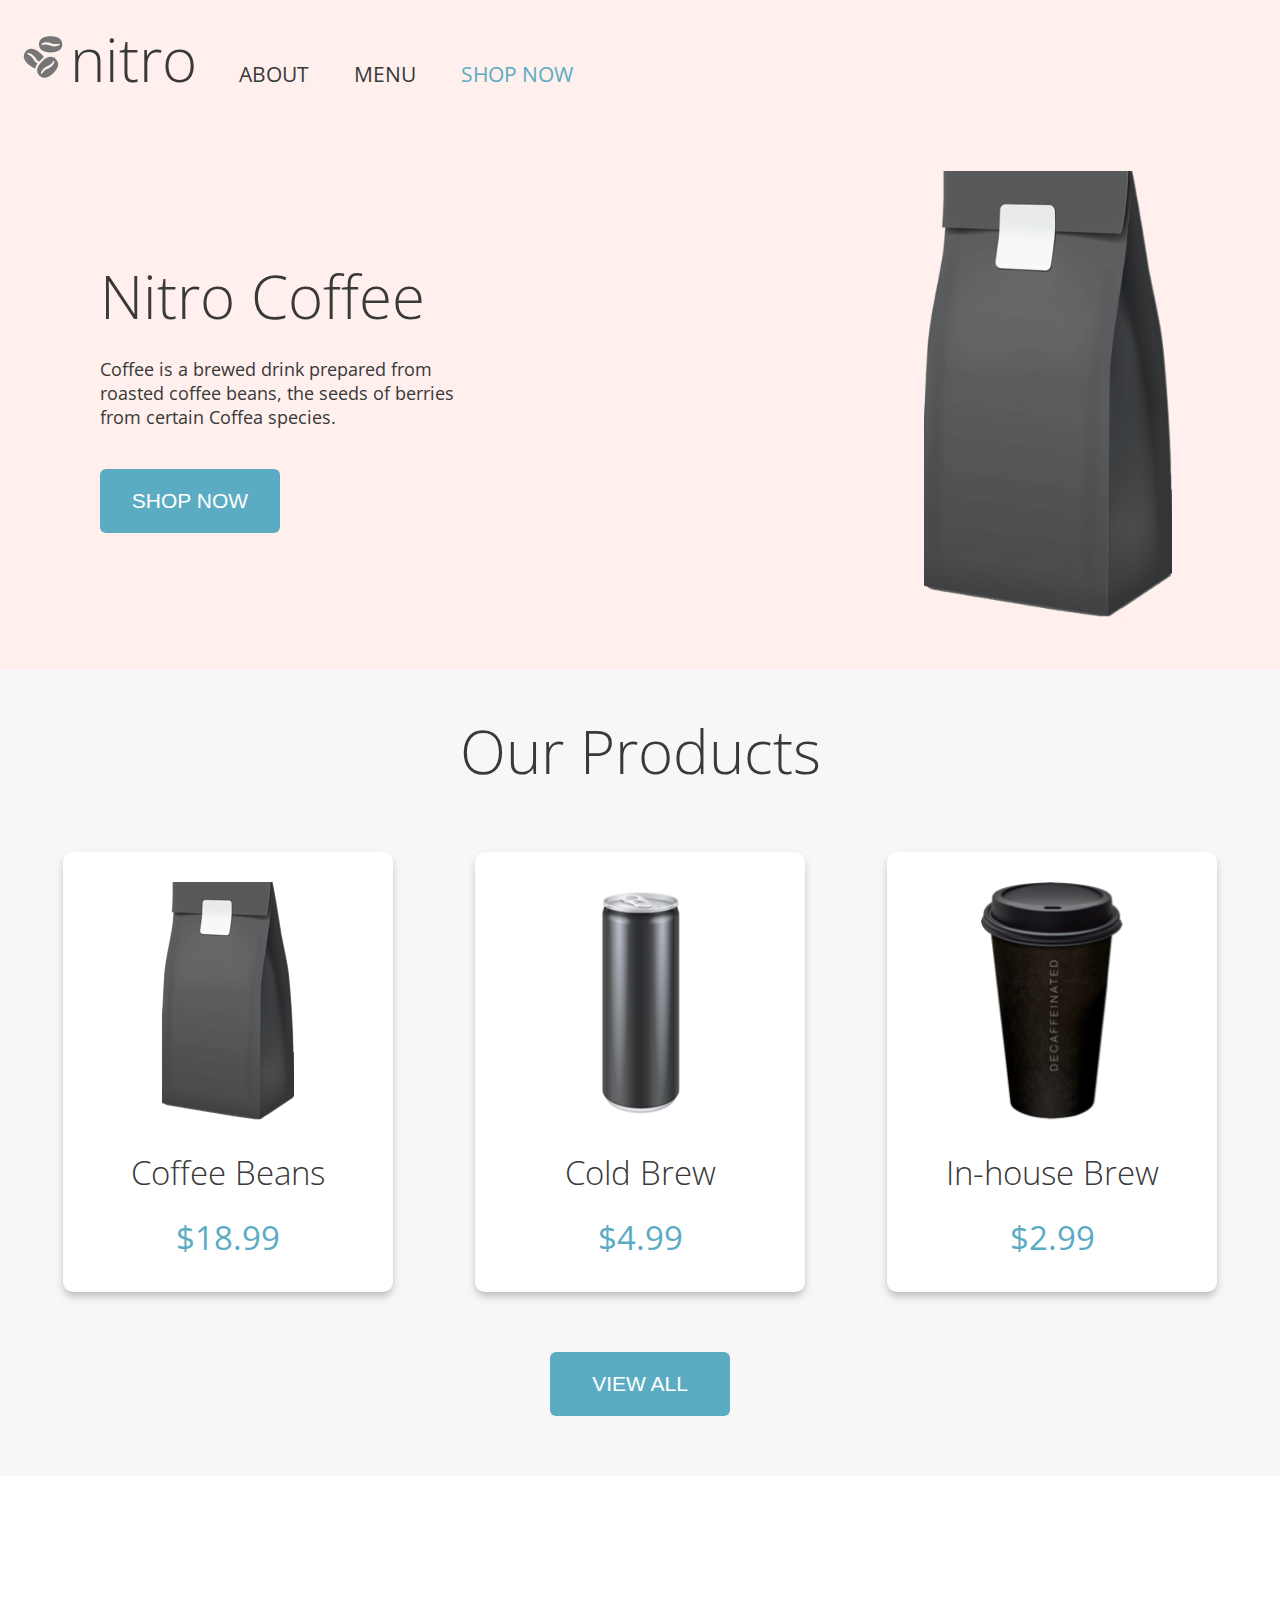
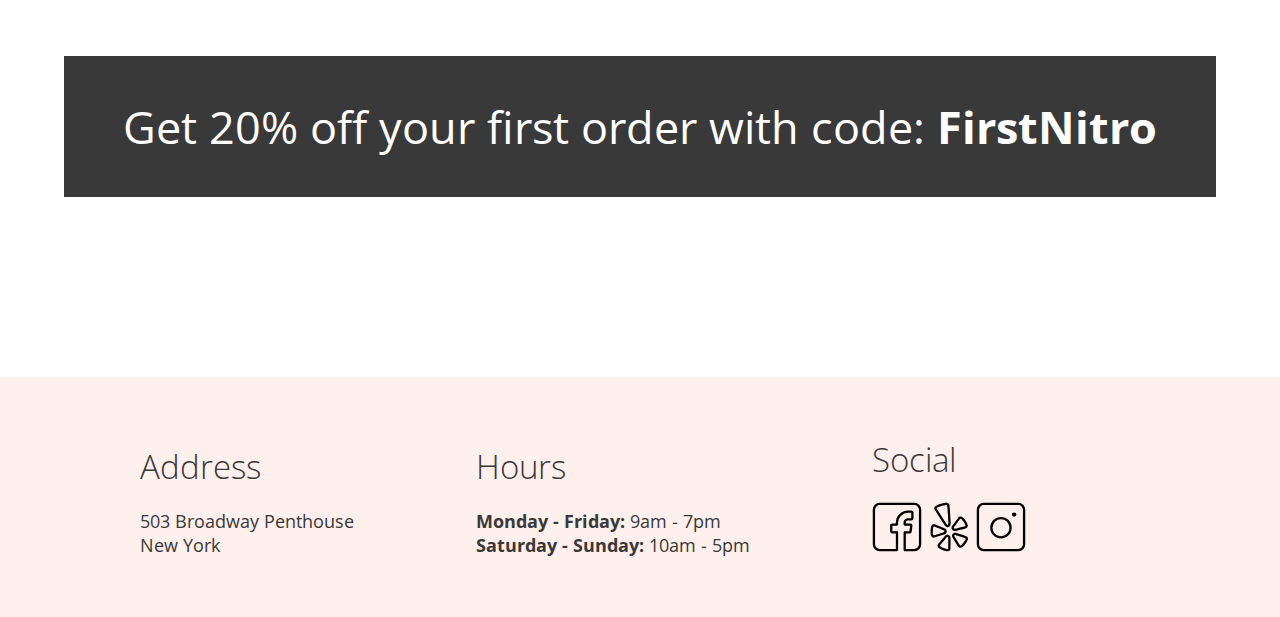
<file: index.html>
<!DOCTYPE html>
<html lang="en">
<head>
    <meta charset="UTF-8">
    <meta name="viewport" content="width=device-width, initial-scale=1.0">
    <link href="https://fonts.googleapis.com/css2?family=Open+Sans:ital,wght@0,300;0,400;0,600;0,700;1,400&display=swap" rel="stylesheet">
    <link rel="stylesheet" href="./css/global.css">
    <link rel="stylesheet" href="./css/landing.css">
    <title>Coffee Shop - Home</title>
</head>
<body>

    <header>
        
        <nav class="navbar">
            <img src="./assets/logo/coffee-beans-logo-and-footer.svg" alt="coffee bean logo" class="logoImg">
            <h2 class="navbar__title"><a href="./index.html">nitro</a></h2>
            <ul class="navbar__items">
                <li class="navbar__option"><a href="./index.html">ABOUT</a></li>
                <li class="navbar__option"><a href="./pages/menu.html">MENU</a></li>
                <li class="navbar__option--highlight"><a href="./pages/menu.html">SHOP NOW</a></li>
            </ul>   
        </nav>

        <div class="heroBlock">
            <div class="heroBlock__infoContainer">
                <h1 class="heroBlock__title">Nitro Coffee</h1>
                <p class="heroBlock__body">Coffee is a brewed drink prepared from roasted coffee beans, the seeds of berries from certain Coffea species.</p>
                <a href="./pages/menu.html"><button class="heroBlock__button">SHOP NOW</button></a>            
            </div>
            <div class="heroBlock__right">
                <div class="heroBlock__imageContainer">
                    <img src="assets/images/coffeebeans-hero.png" alt="coffee bag" class="heroBlock__image">
                </div>
            </div>
            
        </div>
    </header>
   
    <section class="productBlock">
        <h2 class="productBlock__title">Our Products</h2>
        <div class="productBlock__cardContainer">
            <div class="card">
                <div class="card__imgContainer">
                    <img src="assets/images/coffeebeans.png" alt="Coffee Beans"/>
                </div>
                <h3>Coffee Beans</h3>
                <p class="card__price">$18.99</p>
            </div>
            <div class="card">
                <div class="card__imgContainer">
                    <img src="assets/images/coldbrew.png" alt="Cold Brew"/>
                </div>
                
                <h3>Cold Brew</h3>
                <p class="card__price">$4.99</p>
            </div>
            <div class="card">
                <div class="card__imgContainer">
                    <img src="assets/images/inhousebrew.png" alt="In-house Brew"/>
                </div>
                <h3>In-house Brew</h3>
                <p class="card__price">$2.99</p>
            </div>
        </div>
        <div class="productBlock__buttonContainer">
            <a href="./pages/menu.html"><button class="productBlock__button">VIEW ALL</button></a> 
        </div>
        
    </section>

    <section class="discountBlock">
        <div class="discountBlock__box">
            <p class="discountBlock__body">
                Get 20% off your first order with code: <span class="discountBlock__body--bold">FirstNitro</span> 
            </p>
        </div>
    </section>

    <footer class="footerBlock">
        <div class="footerItem">
            <h3 class="footerItem__title">Address</h3>
            <p>503 Broadway Penthouse</p>
            <p>New York</p>  
        </div>
        <div class="footerItem">
            <h3 class="footerItem__title">Hours</h3>
            <p><span>Monday - Friday:</span> 9am - 7pm</p>
            <p><span>Saturday - Sunday:</span> 10am - 5pm</p>
        </div>
        <div class="footerItem">
            <h3 class="footerItem__title">Social</h3>
            <a href="https://www.facebook.com"><img src="assets/images/Facebook-Icon.svg" alt="Facebook" class="logoImg"></a>
            <a href="https://www.yelp.com" ><img src="assets/images/Yelp-Icon.svg" alt="Yelp" class="logoImg"></a>
            <a href="https://www.instagram.com" ><img src="assets/images/Instagram-Icon.svg" alt="Instagram" class="logoImg"></a>
        </div>
    </footer>
    


</body>
</html>
</file>
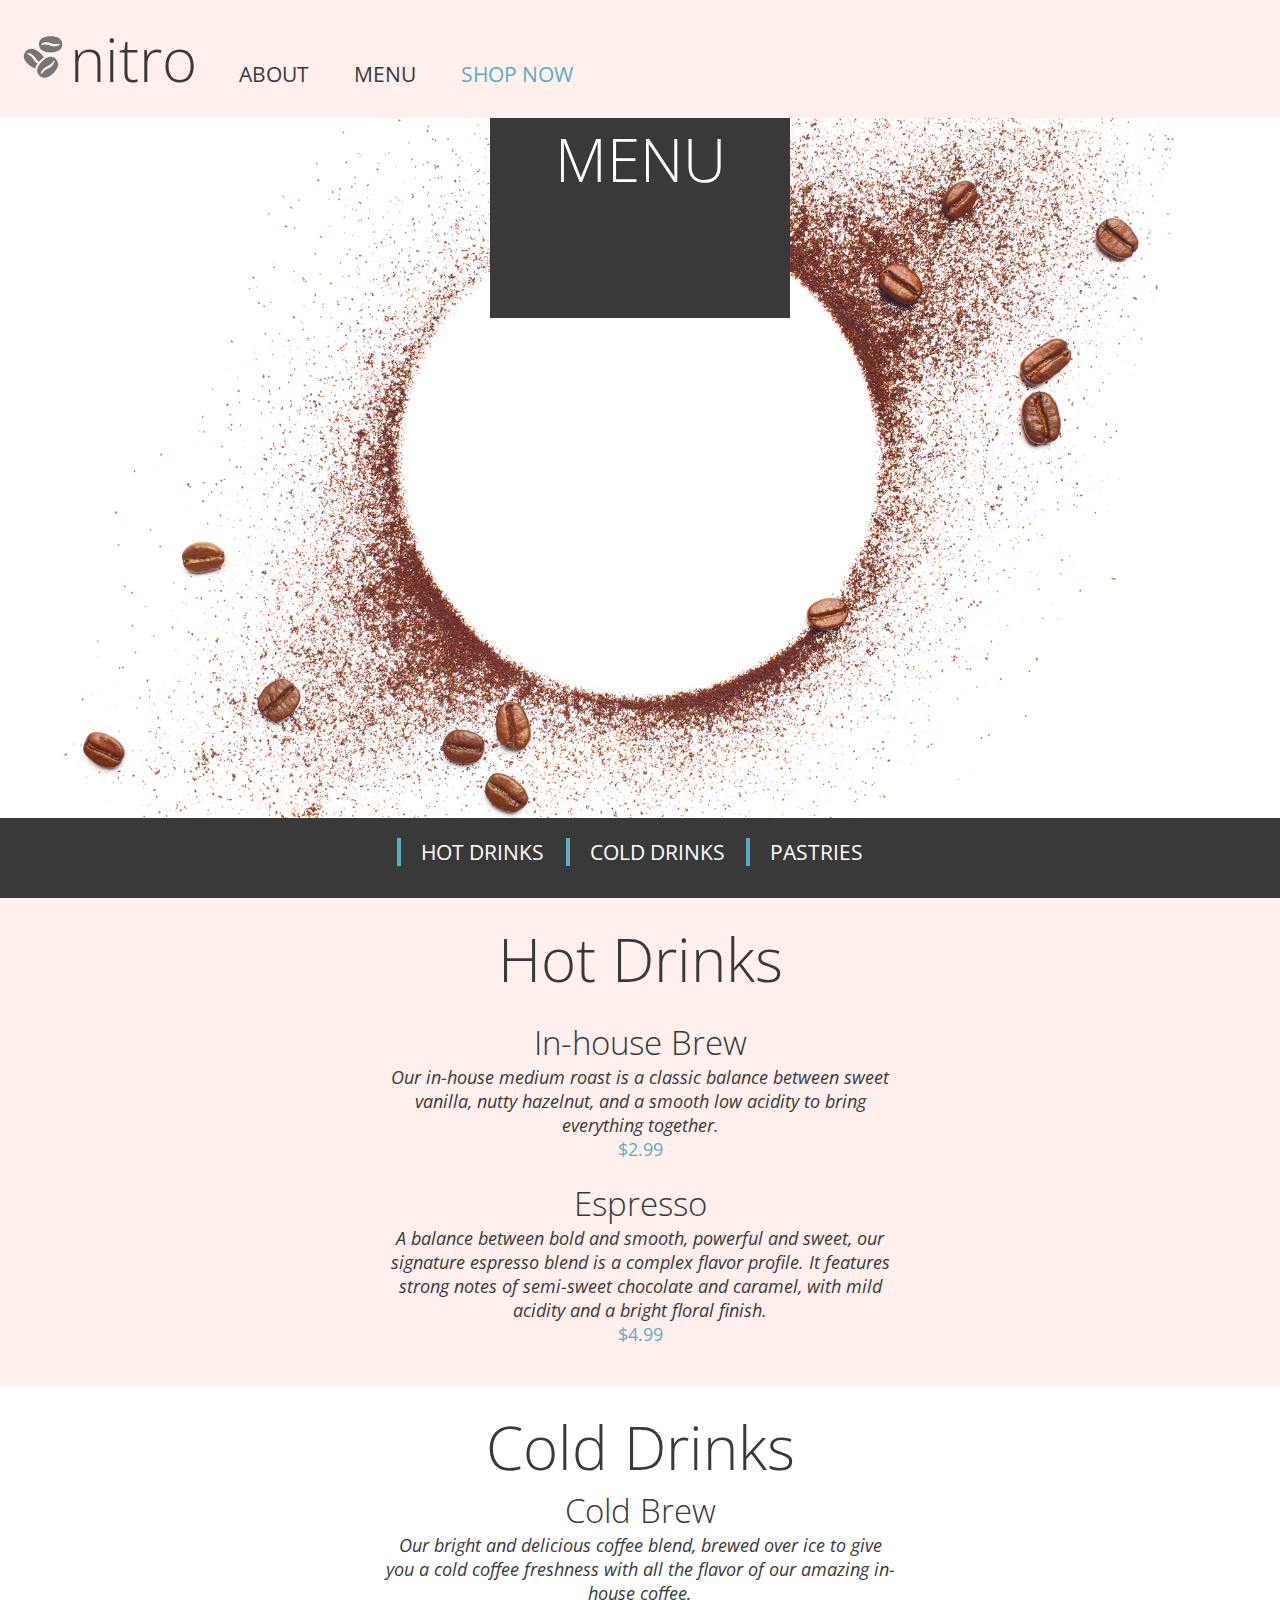
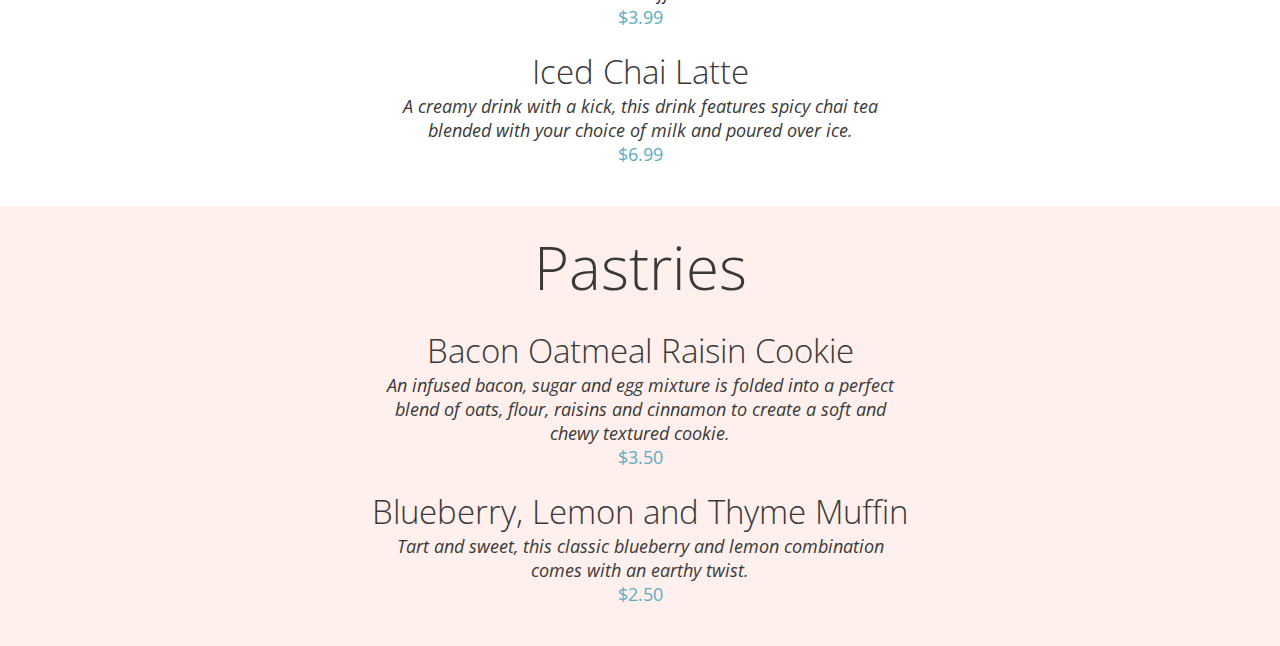
<file: pages/menu.html>
<!DOCTYPE html>
<html lang="en">
<head>
    <meta charset="UTF-8">
    <meta name="viewport" content="width=device-width, initial-scale=1.0">
    <link href="https://fonts.googleapis.com/css2?family=Open+Sans:ital,wght@0,300;0,400;0,600;0,700;1,400&display=swap" rel="stylesheet">
    <link rel="stylesheet" href="../css/global.css">
    <link rel="stylesheet" href="../css/menu.css">
    <title>Coffee Shop - Menu</title>
</head>
<body>

    <nav class="navbar">
        <img src="../assets/logo/coffee-beans-logo-and-footer.svg" alt="coffee bean logo" class="logoImg">
        <h2 class="navbar__title"><a href="../index.html" >nitro</a></h2>
        <ul class="navbar__items">
            <li class="navbar__option"><a href="../index.html">ABOUT</a></li>
            <li class="navbar__option"><a href="./menu.html">MENU</a></li>
            <li class="navbar__option--highlight"><a href="./menu.html">SHOP NOW</a></li>
        </ul>        
    </nav>

    <section class="menu">
        <div class="menu__cover">
            <div class="menu__box">
                <h1 class="menu__header">MENU</h1>
            </div>
        </div>
        
        <div class="menu__options">
            <ul>
                <li><a href="#hot-head">Hot Drinks</a></li>
                <li><a href="#cold-head">Cold Drinks</a></li>
                <li><a href="#pastry-head">Pastries</a></li>
            </ul>
        </div>  
    </section>
    
    <section class="foodBlock">
        <h2 id="hot-head">Hot Drinks</h2>
        <h3>In-house Brew</h3>
        <p class="foodBlock__text">Our in-house medium roast is a classic balance between sweet vanilla, nutty hazelnut, and a smooth low acidity to bring everything together.</p>
        <p class="foodBlock__price">$2.99</p>
    
        <h3>Espresso</h3>
        <p class="foodBlock__text">A balance between bold and smooth, powerful and sweet, our signature espresso blend is a complex flavor profile. It features strong notes of semi-sweet chocolate and caramel, with mild acidity and a bright floral finish.</p>
        <p class="foodBlock__price">$4.99</p>
    </section>

    <section class="foodBlock--cold">
        <h2 id="cold-head">Cold Drinks</h2>
        <h3>Cold Brew</h3>
        <p class="foodBlock__text">Our bright and delicious coffee blend, brewed over ice to give you a cold coffee freshness with all the flavor of our amazing in-house coffee.</p>
        <p class="foodBlock__price">$3.99</p>
    
        <h3>Iced Chai Latte</h3>
        <p class="foodBlock__text">A creamy drink with a kick, this drink features spicy chai tea blended with your choice of milk and poured over ice.</p>
        <p class="foodBlock__price">$6.99</p>
    </section>
    
    <section class="foodBlock">
        <h2 id="pastry-head">Pastries</h2>
        <h3>Bacon Oatmeal Raisin Cookie</h3>
        <p class="foodBlock__text">An infused bacon, sugar and egg mixture is folded into a perfect blend of oats, flour, raisins and cinnamon to create a soft and chewy textured cookie.  </p>
        <p class="foodBlock__price">$3.50</p>
    
        <h3>Blueberry, Lemon and Thyme Muffin</h3>
        <p class="foodBlock__text">Tart and sweet, this classic blueberry and lemon combination comes with an earthy twist.</p>
        <p class="foodBlock__price">$2.50</p>
    </section>
    
    
    
</body>
</html>
</file>
<file: css/global.css>
* {
    box-sizing: border-box;
    margin: 0;
    padding: 0;
}

html{
    font-size: 6px;
    color: #393939;
    font-weight: 400;
}

body {
    font-family: 'Open Sans';
}

h1,h2{
    font-size: 10rem;
    font-weight: 300;
}

h3, footer h3{
    font-size: 5.5rem;
    font-weight: 300;
}

nav ul, button{
    font-size: 3.5rem;
}

p{
    font-size: 3rem;    
}

ul{
    list-style-type:none;
}

/* .coffee-bean-logo{
    width: 8.333rem;
    height: 8.333rem;
} */

a{
    text-decoration: none;
    color:#393939;
}


/* BEM used for navigation bar */
.navbar{
    background-color: #fff0ed;
    /* margin-bottom: 6.667rem; */
    padding: 3rem;
}

.logoImg{
    width: 8.333rem;
    height: 8.333rem;
    display: inline-block;
    /* vertical-align: bottom; */
}

.navbar__title{
    font-size: 10rem;
    display: inline-block;
    margin: 0 3.333rem 0 0;
}

.navbar__option{
    color: #393939;
    display: inline-block;
    margin: 0 3.333rem;
}

.navbar__items{
    display: inline-block;
}

.navbar__option--highlight, .navbar__option--highlight a{
    color: #5BACC3;
    display: inline-block;
    margin: 0 1.667rem;
}
</file>
<file: css/landing.css>
/* Refactored CSS */
/* BEM used for navigation bar */
/* .navbar{
    background-color: #fff0ed;
    margin-bottom: 10rem;
}

.logoImg{
    width: 8.333rem;
    height: 8.333rem;
}

.navbar__title{
    font-size: 5.5rem;
}

.navbar__option{
    color: #393939;
}

.navbar__option--highlight{
    color: #5BACC3;
} */

/* BEM used for hero block */

.heroBlock{
    background-color: #fff0ed;
    
    /* margin-bottom: 3.333rem; */
}

.heroBlock__title{
    margin-bottom: 3.333rem;
}

.heroBlock__body{
    margin: 3.333rem 0 6.667rem 0;
}

.heroBlock__infoContainer{
    width: 85rem;
    display: inline-block;
    padding: 3.333rem 10rem;
    margin-left: 6.667rem;
    text-align: left;
    vertical-align: middle;
}

/* used to push image to the right since we cant use flexbox yet */
.heroBlock__right{
    width: 50%;
    text-align: right;
    display: inline-block;
}
.heroBlock__imageContainer{
    height: 40vw;
    width: 45%;
    margin: 3.333rem 0 3.333rem auto;
    padding: 3.333rem;
    display: inline-block;
    vertical-align: middle;
    
    
}

.heroBlock__image{
    height: 100%;
    width: 100%;
    object-fit: contain;
}

.heroBlock__button{
    color: #FFF;
    width: 30rem;
    padding: 3.333rem;
    background-color: #5BACC3;
    border: none;
    border-radius: 1rem;
}

/* change color of button when mouse hovers over it */
button:hover{
    background-color: #3490aa;
}

/* BEM used for product block */

.productBlock{
    background-color: #f7f7f7;
}
.productBlock__title{
    margin-bottom: 3.333rem;
    padding: 6.667rem 0 0 0;
    text-align: center;
}

.productBlock__button{
    color: #FFF;
    width: 30rem;
    padding: 3.333rem;
    background-color: #5BACC3;
    border: none;
    border-radius: 1rem;
}

.productBlock__buttonContainer{
    text-align: center;
    padding-bottom: 10rem;
}

.productBlock__cardContainer{
    text-align: center;
    margin-bottom: 3.333rem;
}

.card{
    background-color: #FFF;
    width: 55rem;
    height: 73.333rem;
    padding: 3.333rem;
    border-radius: 10px;
    box-shadow: 0 5px 9px -1px rgba(0,0,0,0.25);
    display: inline-block;
    vertical-align: middle;
    margin: 6.667rem; 
    text-align: center;
}

.card__imgContainer{
    height: 43rem;
    width: 100%;
    padding: 1.667rem;
    /* border: 1px solid black; */
    /* margin: 0 auto; */
}

.card__imgContainer img{
    height: 100%;
    width: 100%;
    object-fit: contain;
}

.card h3{
    padding: 3.333rem;
}
.card__price{
    color:#5BACC3;
    font-weight: 400;
    font-size: 5.5rem;
}

/* BEM formatting for discount section */
.discountBlock{
    background-color: #FFF;
    text-align: center;
    padding: 30rem 0;
}
.discountBlock__box{
    width: 90%;
    background-color: #393939;
    text-align: center;
    padding: 3.333rem;
    display: inline-block;
    vertical-align: middle;
    
}

.discountBlock__body{
    color: #FFF;
    font-size: 7.5rem;
    font-weight: 400;
    padding: 3.333rem;
}

.discountBlock__body--bold, .footerItem span{
    font-weight: 700;
}


/* BEM formatting for footer section */
.footerBlock{
    background-color: #fff0ed;
    /* text-align: center; */
    padding: 3.333rem;
}

.footerItem__title{
    margin-bottom: 3.333rem;
}

.footerItem{
    display: inline-block;
    padding: 6.667rem 10rem;
    text-align: left;
}

.footerItem:first-child{
    padding-left: 20rem;
}




/* formatting the images on the page */
/* section img {
    height: 280px;
}
header img{
    height:500px;
} */

/* formatting header elements */
/* nav{
    background-color: #fff0ed;
}

div.nitro-info{
    background-color: #fff0ed;
} */

/* .card p{
    color: #5bacc3;
    font-size: 33px;
    font-weight: 400;
} */

/* discount formatting */
/* .discount{
    width: 90%;
    background-color: #393939;
    text-align: center;
    
}
.discount p{
    color: #FFF;
    font-size: 45px;
    font-weight: 400;
    margin-top: 0px;
}
.discount p span{
    font-weight: 700;
} */

/* button formatting */
/* button{
    background-color: #5bacc3;
    color:#fff;
    border: none;
}
button:hover{
    background-color: #3490aa;
} */

/* social logo formatting */
/* .social img {
    width: 50px;
} */

/* footer formatting */
/* footer{
    background-color: #fff0ed;
}
.hours p span{
    font-weight: 700;
} */



/* .hours{
    margin-bottom: 3.333rem;
}

.hours__title{
    margin-bottom: 3.333rem;
}

.social__title{
    margin-bottom: 3.333rem;
} */
</file>
<file: css/menu.css>
/* menu section and options */
.menu__cover{
    background-image: url("../assets/images/coffee-circle.jpg");
    background-repeat: no-repeat;
    width: 100%;
    height: 116.67rem;
    background-size: cover;
    background-position: center;
}

.menu__box{
    width:50rem;
    height: 33.333rem;
    background-color: #393939;
    margin: 0 auto;
}

.menu__header{
    color: #fff;;
    text-align: center;
}

.menu__options {
    width: 100%;
    height: 13.333rem;
    background-color: #393939;
    text-align: center;
    text-transform: uppercase;
}

.menu__options li{
    display: inline-block;
    padding: 3.333rem 0;
    font-size: 3.5rem; 
}

.menu__options a{
    text-decoration: none;
    color: white;
    border-left: 4px solid #5BACC3; 
    padding: 0 3.333rem;
}

/* actual menu list items ie hot drinks cold drinks and other beverages */
/* setting colors */

.foodBlock{
    text-align: center;
    background-color: #FFF0ED;
    padding: 3.333rem;
}

.foodBlock--cold{
    text-align: center;
    background-color: #FFF;
    padding: 3.333rem;
}
.foodBlock h2 {
    margin-bottom: 3.333rem;
}

.foodBlock__text{
    font-size: 3rem;
    font-weight: 400;
    font-style: italic;
    width: 40vw;
    margin: auto;
}

.foodBlock__price{
    color: #5BACC3;
    margin-bottom: 3.333rem;
}
/* 
section.hot-drinks, section.pastries{
    background-color: #FFF0ED;
}
section.cold-drinks{
    background-color: #F7F7F7;
}

.hot-drinks, .cold-drinks, .pastries{
    text-align: center;
}

p.info-text{
    font-size: 18px;
    font-weight: 400;
    color: #393939;
    font-style: italic;
    width: 400px;
}

p.price{
    color:#5BACC3;
} */
</file>
